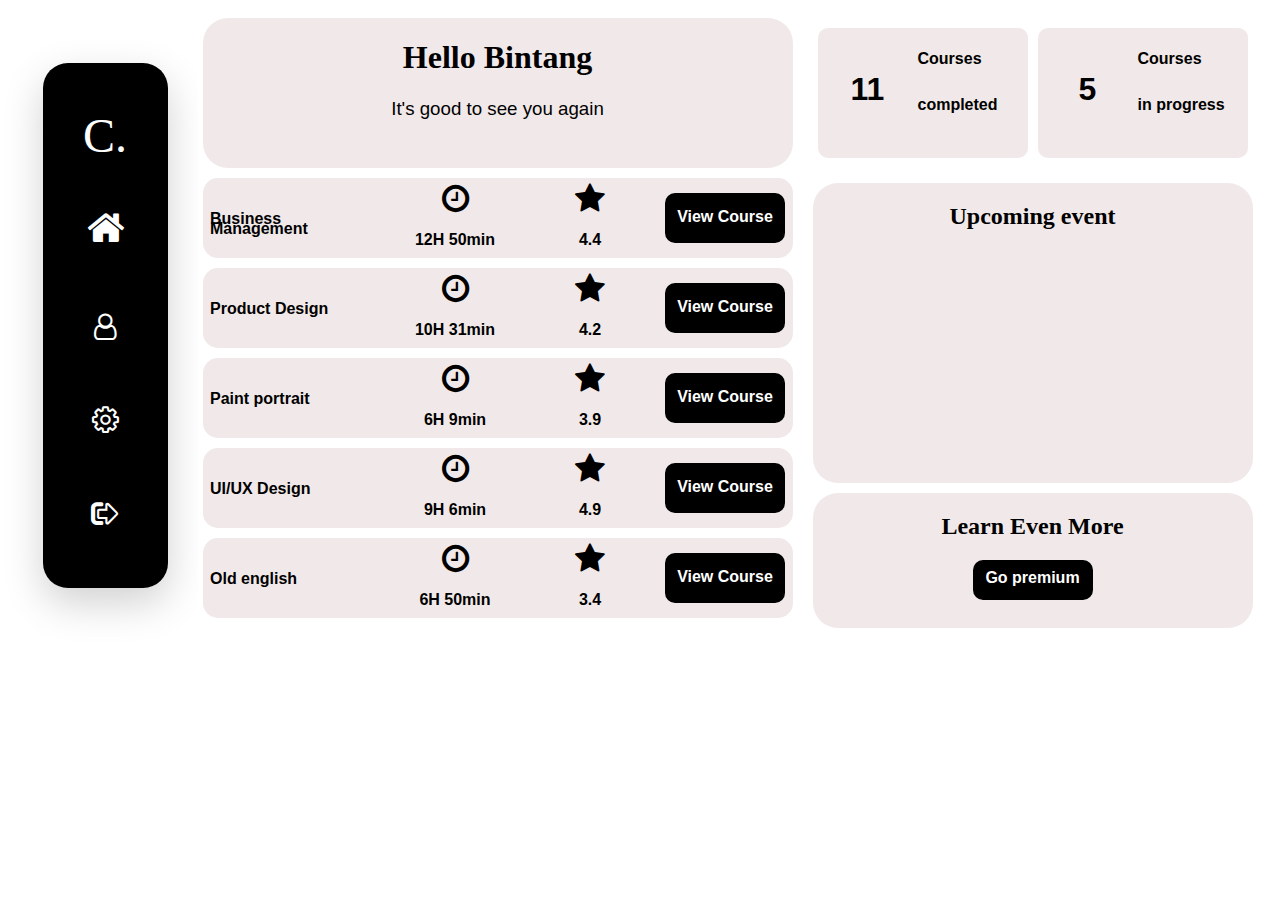
<file: dashboard.html>
<html lang="en">
<head>
    <meta charset="UTF-8">
    <meta name="viewport" content="width=device-width, initial-scale=1.0">
    <title>Document</title>
    <link rel="stylesheet" href="style_2.css">
    <link rel="stylesheet" href="https://cdnjs.cloudflare.com/ajax/libs/font-awesome/4.7.0/css/font-awesome.min.css">
</head>
<body> 
    <div class="container-dashboard">
        <div class="left-dashboard">
            <h2 class="dashboard-logo">C.</h2>
            <a href="dashboard.html"><i class="fa fa-home" aria-hidden="true"></i></a>
            <br><br>
            <a href="profile.html"><i class="fa fa-user" aria-hidden="true"></i></a>
            <br><br>
            <a href="setting.html"><i class="fa fa-cog" aria-hidden="true"></i></a>
            <br><br>
            <a href="index.html"><i class="fa fa-sign-out" aria-hidden="true"></i></a>
        </div>
        <div class="middle-dashboard">
            <div class="sub-dashboard-hi">
                <h1 class="hi">Hello Bintang</h1> <!--php here-->
                <h3 class="heho">It's good to see you again</h3>
            </div>
            <div class="sub-dasboard-course">
               <div class="taitle-course">
                    <p>Business Management</p>
               </div>
               <div class="time-courses">
                    <i class="fa fa-clock-o" aria-hidden="true"></i>
                    <br>
                    <p class="remaining">12H 50min</p>
               </div>
               <div class="rating-courses">
                    <i class="fa fa-star" aria-hidden="true"></i>
                    <br>
                    <p class="remaining">4.4</p>
               </div>
               <div class="button-view">
                    <p class="remaining1">View Course</p>
               </div>
            </div>
            <div class="sub-dasboard-course">
                <div class="taitle-course">
                     <p>Product Design</p>
                </div>
                <div class="time-courses">
                     <i class="fa fa-clock-o" aria-hidden="true"></i>
                     <br>
                     <p class="remaining">10H 31min</p>
                </div>
                <div class="rating-courses">
                     <i class="fa fa-star" aria-hidden="true"></i>
                     <br>
                     <p class="remaining">4.2</p>
                </div>
                <div class="button-view">
                     <p class="remaining1">View Course</p>
                </div>
             </div>
             <div class="sub-dasboard-course">
                <div class="taitle-course">
                     <p>Paint portrait</p>
                </div>
                <div class="time-courses">
                     <i class="fa fa-clock-o" aria-hidden="true"></i>
                     <br>
                     <p class="remaining">6H 9min</p>
                </div>
                <div class="rating-courses">
                     <i class="fa fa-star" aria-hidden="true"></i>
                     <br>
                     <p class="remaining">3.9</p>
                </div>
                <div class="button-view">
                     <p class="remaining1">View Course</p>
                </div>
             </div>
             <div class="sub-dasboard-course">
                <div class="taitle-course">
                     <p>UI/UX Design</p>
                </div>
                <div class="time-courses">
                     <i class="fa fa-clock-o" aria-hidden="true"></i>
                     <br>
                     <p class="remaining">9H 6min</p>
                </div>
                <div class="rating-courses">
                     <i class="fa fa-star" aria-hidden="true"></i>
                     <br>
                     <p class="remaining">4.9</p>
                </div>
                <div class="button-view">
                     <p class="remaining1">View Course</p>
                </div>
             </div>
             <div class="sub-dasboard-course">
                <div class="taitle-course">
                     <p>Old english</p>
                </div>
                <div class="time-courses">
                     <i class="fa fa-clock-o" aria-hidden="true"></i>
                     <br>
                     <p class="remaining">6H 50min</p>
                </div>
                <div class="rating-courses">
                     <i class="fa fa-star" aria-hidden="true"></i>
                     <br>
                     <p class="remaining">3.4</p>
                </div>
                <div class="button-view">
                     <p class="remaining1">View Course</p>
                </div>
             </div>
        </div>
        <div class="right-dashboard">
            <div class="class-total">
                <div class="part1">
                    <div class="part2">
                        <h1>11</h1>
                    </div>
                    <div class="part21">
                        <p>Courses</p>
                        <p>completed</p>
                    </div>
                </div>
                <div class="part1">
                    <div class="part2">
                        <h1>5</h1>
                    </div>
                    <div class="part21">
                        <p>Courses</p>
                        <p>in progress</p>
                    </div>
                </div>
            </div>
            <div class="upcoming">
                <h2>Upcoming event</h2>
            </div>
            <div class="premium">
                <h2>Learn Even More</h2>
                <div class="gofreemium">
                    <p>Go premium</p>
                </div>
            </div>
        </div>
    </div>
</body>
</html>
</file>
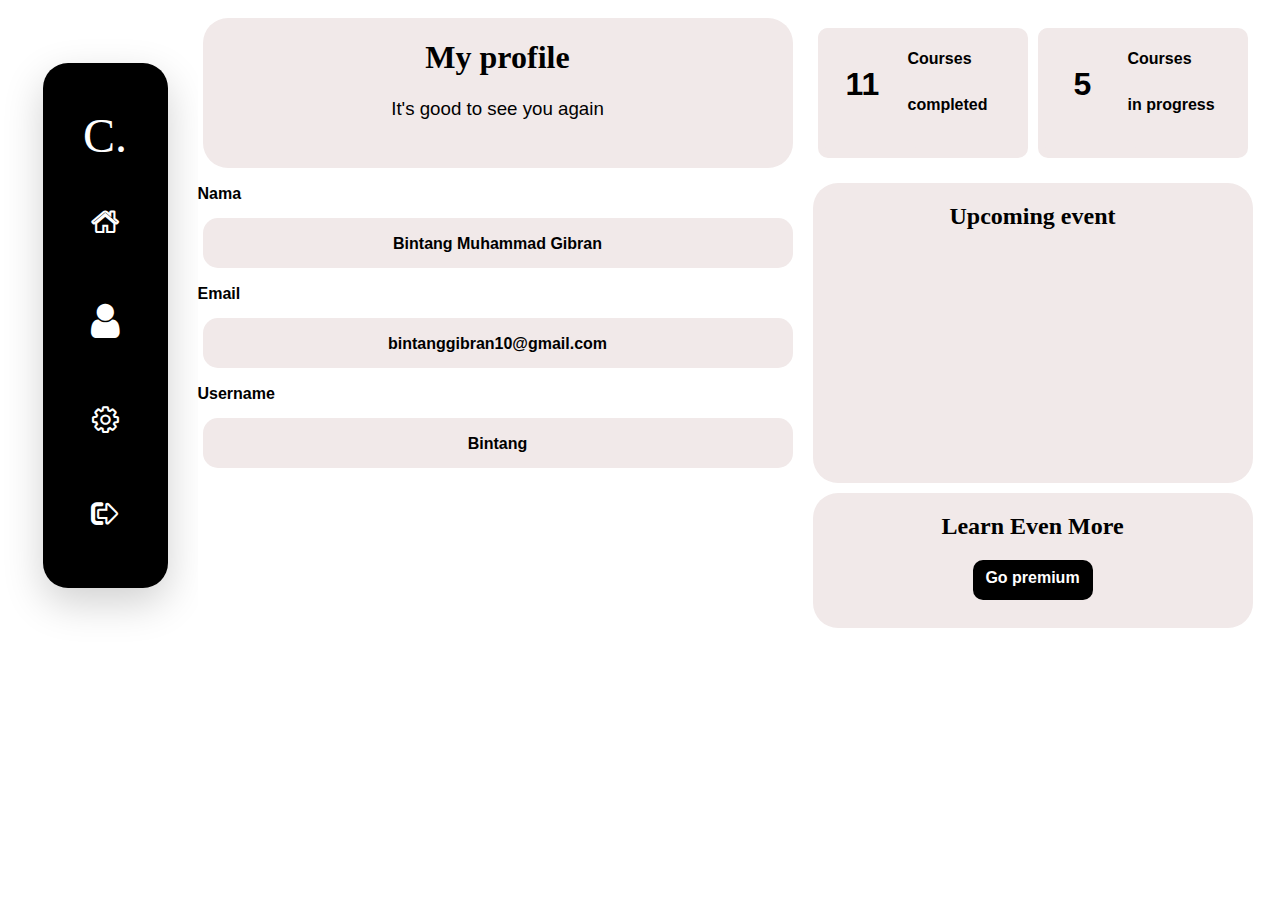
<file: profile.html>
<html lang="en">
<head>
    <meta charset="UTF-8">
    <meta name="viewport" content="width=device-width, initial-scale=1.0">
    <title>Document</title>
    <link rel="stylesheet" href="style_1.css">
    <link rel="stylesheet" href="https://cdnjs.cloudflare.com/ajax/libs/font-awesome/4.7.0/css/font-awesome.min.css">
</head>
<body>
    <div class="container-dashboard">
        <div class="left-dashboard">
            <h2 class="dashboard-logo">C.</h2>
            <a href="dashboard.html"><i class="fa fa-home" aria-hidden="true"></i></a>
            <br><br>
            <a href="profile.html"><i class="fa fa-user" aria-hidden="true"></i></a>
            <br><br>
            <a href="setting.html"><i class="fa fa-cog" aria-hidden="true"></i></a>
            <br><br>
            <a href="index.html"><i class="fa fa-sign-out" aria-hidden="true"></i></a>
        </div>
        <div class="middle-dashboard">
            <div class="sub-dashboard-hi">
                <h1 class="hi">My profile</h1> <!--php here-->
                <h3 class="heho">It's good to see you again</h3>
            </div>
            <div class="sub-dasboard-course1">
               <div class="taitle-course">
                    <p>Nama</p>
               </div>
            </div>
            <div class="sub-dasboard-course">
                <div class="taitle-course1">
                     <p>Bintang Muhammad Gibran</p>
                </div>
             </div>
             <div class="sub-dasboard-course1">
                <div class="taitle-course">
                     <p>Email</p>
                </div>
             </div>
             <div class="sub-dasboard-course">
                <div class="taitle-course1">
                     <p>bintanggibran10@gmail.com</p>
                </div>
             </div>
             <div class="sub-dasboard-course1">
                <div class="taitle-course">
                     <p>Username</p>
                </div>
             </div>
             <div class="sub-dasboard-course">
                <div class="taitle-course1">
                     <p>Bintang</p>
                </div>
             </div>
        </div>
        <div class="right-dashboard">
            <div class="class-total">
                <div class="part1">
                    <div class="part2">
                        <h1>11</h1>
                    </div>
                    <div class="part21">
                        <p>Courses</p>
                        <p>completed</p>
                    </div>
                </div>
                <div class="part1">
                    <div class="part2">
                        <h1>5</h1>
                    </div>
                    <div class="part21">
                        <p>Courses</p>
                        <p>in progress</p>
                    </div>
                </div>
            </div>
            <div class="upcoming">
                <h2>Upcoming event</h2>
            </div>
            <div class="premium">
                <h2>Learn Even More</h2>
                <div class="gofreemium">
                    <p>Go premium</p>
                </div>
            </div>
        </div>
    </div>
</body>
</html>
</file>
<file: style_2.css>
html{
    font-size: 1rem;
    overflow-y: hidden;
}
a{
    text-decoration: none;
    color: white;
}
.course{
    text-decoration: underline;
    color: black;
}
h2{
    font-family: Lobster;
    text-align: center;
}
.container{
    background-color:white;
    margin: 10px;
    display: flex;
    flex-direction: row;
    justify-content: center;
    align-items: center;
}
.Logo{
    background: white;
    color: black;
    width: 150px;
    text-align: left;
    line-height: 100px;
    margin: 10px;
    font-weight: 600;
    font-size: 2.5rem;
    font-family: Lobster;
}
.blank{
    background: white;
    color: black;
    width: 800px;
    text-align: center;
    line-height: 50px;
    margin: 5px;
    font-weight: 600;
    font-size: 1rem;
    font-family: DM Sans, -apple-system, BlinkMacSystemFont, "Segoe UI", Roboto, Oxygen-Sans, Ubuntu, Cantarell, "Helvetica Neue", sans-serif;
}
input[type="text"]{
    width: 100%;
    box-sizing: border-box;
    border: 2px solid black;
    border-radius: 50px;
    font-size: 16px;
    background-color: white;
    background-image: url('searchicon.png');
    background-position: 10px 10px; 
    background-repeat: no-repeat;
    padding: 12px 20px 12px 40px;
}
.Home{
    background: white;
    color: black;
    width: 100px;
    text-align: center;
    line-height: 50px;
    margin: 5px;
    font-weight: 600;
    font-size: 1rem;
    font-family: DM Sans, -apple-system, BlinkMacSystemFont, "Segoe UI", Roboto, Oxygen-Sans, Ubuntu, Cantarell, "Helvetica Neue", sans-serif;
}
.FAQ{
    background: white;
    color: black;
    width: 100px;
    text-align: center;
    line-height: 50px;
    margin: 5px;
    font-weight: 600;
    font-size: 1rem;
    font-family: DM Sans, -apple-system, BlinkMacSystemFont, "Segoe UI", Roboto, Oxygen-Sans, Ubuntu, Cantarell, "Helvetica Neue", sans-serif;
}
.Login{
    color:black;
    width: 100px;
    text-align: center;
    line-height: 50px;
    margin: 5px;
    font-weight: 600;
    font-size: 1rem;
    border: 2px solid black;
    background-color: white;
    border-radius: 5px;
    transition: 1s;
    font-family: DM Sans, -apple-system, BlinkMacSystemFont, "Segoe UI", Roboto, Oxygen-Sans, Ubuntu, Cantarell, "Helvetica Neue", sans-serif;
}
.Login:hover{
    margin: 5px;
    border: 2px solid black;
    border-radius: 5px;
    color:white;
    background-color:black;
    transition: 1s;
}
.container-content{
    display: flex;
    flex-direction: row;
    justify-content: center;
    align-items: flex-start;
}
.card{
    color:black;
    width: 350px;
    height: 394px;
    border-radius: 5px;
    text-align: center;
    border: 3px solid black;
    line-height: 100px;
    font-weight: 600;
    font-size: 1rem;
    background-color: white;
}
.title-content{
    margin: 30px;
    font-family: Lobster;
}
.para-content{
    line-height: 20px;
    text-align: center;
    margin: 0;
    font-family: DM Sans, -apple-system, BlinkMacSystemFont, "Segoe UI", Roboto, Oxygen-Sans, Ubuntu, Cantarell, "Helvetica Neue", sans-serif;
}
.sign{
    position: relative;
    left: 35%;
    color:black;
    width: 100px;
    text-align: center;
    line-height: 50px;
    margin: 5px;
    font-weight: 600;
    font-size: 1rem;
    border: 2px solid black;
    background-color:white;
    border-radius: 5px;
    transition: 1s;
    font-family: DM Sans, -apple-system, BlinkMacSystemFont, "Segoe UI", Roboto, Oxygen-Sans, Ubuntu, Cantarell, "Helvetica Neue", sans-serif;
}
.sign:hover{
    border-radius: 5px;
    border: 2px solid black;
    color:white;
    background-color: black;
    transition: 1s;
}
.container-img{
    border-radius: 5px;
    width: 925px;
    height: 400px;
}
.part1{
    color:black;
    width: 150px;
    height: 75px;
    text-align: center;
    line-height: 100px;
    font-weight: 600;
    font-size: 1rem;
    margin: 5px;
    background-color: white;
}
.part2{
    color:black;
    width: 180px;
    height: 90px;
    text-align: center;
    line-height: 100px;
    font-weight: 600;
    margin: 5px;
    font-size: 1rem;
    background-color: white;
}
.part3{
    color:black;
    width: 200px;
    height: 80px;
    text-align: center;
    line-height: 100px;
    font-weight: 600;
    margin: 5px;
    font-size: 1rem;
    background-color: white;
}
.apple{
    width: 50%;
    height: 100%;
}
.boston{
    width: 100%;
    height: 100%;
}
.MIT{
    width: 110%;
    height: 120%;
}
.music{
    width: 100%;
    height: 180%;
}
.facebook{
    width: 100%;
    height: 80%;
}
.oxford{
    width: 100%;
    height: 80%;
}
.art{
    width: 100%;
    height: 100%;
}
.container-content1{
    display: flex;
    flex-direction: row;
    justify-content: space-around;
    align-items: flex-start;
}
.review{
    height: 150px;
    width: 350px;
    background-color: white;
    text-align: center;
    padding: 35px;
    font-family: DM Sans, -apple-system, BlinkMacSystemFont, "Segoe UI", Roboto, Oxygen-Sans, Ubuntu, Cantarell, "Helvetica Neue", sans-serif;
    font-weight: 600;
}
.fa{
    font-size: 250% !important; 
}
.title-review{
    font-family: DM Sans, -apple-system, BlinkMacSystemFont, "Segoe UI", Roboto, Oxygen-Sans, Ubuntu, Cantarell, "Helvetica Neue", sans-serif;
    font-weight: 600;
}
.container-content2{
    display: flex;
    flex-direction: row;
    justify-content: center;
    align-items: flex-start;
}
.container-img2{
    border-radius: 5px;
    width: 600px;
    height: 400px;
    margin: 10px;
}
.content-card{
    width: 600px;
    height: 400px;
    margin:10px;
    text-align: center;
    font-family: DM Sans, -apple-system, BlinkMacSystemFont, "Segoe UI", Roboto, Oxygen-Sans, Ubuntu, Cantarell, "Helvetica Neue", sans-serif;
    font-weight: 600;
}
.content-para{
    font-size: 1.7rem;
    font-family: DM Sans, -apple-system, BlinkMacSystemFont, "Segoe UI", Roboto, Oxygen-Sans, Ubuntu, Cantarell, "Helvetica Neue", sans-serif;
    font-weight: 600;
}
.container-content3{
    display: flex;
    flex-direction: row-reverse;
    justify-content: center;
    align-items: flex-start;
}
.container-img3{
    border-radius: 5px;
    width: 500px;
    height: 400px;
    margin: 10px;
}
.container-course-title{
    display: flex;
    flex-direction: row;
    justify-content: center;
    align-items: flex-start;
}
.content-card-title{
    width: 700px;
    height: 150px;
    text-align: center;
    font-family: DM Sans, -apple-system, BlinkMacSystemFont, "Segoe UI", Roboto, Oxygen-Sans, Ubuntu, Cantarell, "Helvetica Neue", sans-serif;
    font-weight: 600;
}
.container-course{
    display: flex;
    flex-direction: row;
    justify-content: center;
    align-items: flex-start;
}
.content-course-card{
    background-color: gray;
    width: 250px;
    height: 400px;
    margin:10px;
    text-align: center;
    border-radius: 10px;
    box-shadow: 0 15px 40px rgba(0, 0, 0, 0.185);
    font-family: DM Sans, -apple-system, BlinkMacSystemFont, "Segoe UI", Roboto, Oxygen-Sans, Ubuntu, Cantarell, "Helvetica Neue", sans-serif;
    font-weight: 600;
}
.before-footer{
    width: 100%;
    height: 200px;
    text-align: center;
    font-family: DM Sans, -apple-system, BlinkMacSystemFont, "Segoe UI", Roboto, Oxygen-Sans, Ubuntu, Cantarell, "Helvetica Neue", sans-serif;
    font-weight: 600;
}
.button-before{
    color: black;
    width: 150px;
    height: 50px;
    text-align: center;
    border: 2px solid black;
    font-family: DM Sans, -apple-system, BlinkMacSystemFont, "Segoe UI", Roboto, Oxygen-Sans, Ubuntu, Cantarell, "Helvetica Neue", sans-serif;
    font-weight: 600;
    border-radius: 5px;
    transition: 1s;
}
.button-before:hover{
    border-radius: 5px;
    color: white;
    border: 2px solid black;
    background-color: black;
    transition: 1s;
}
.footer{
    width: 50%;
    height: 100px;
    text-align: center;
    font-family: DM Sans, -apple-system, BlinkMacSystemFont, "Segoe UI", Roboto, Oxygen-Sans, Ubuntu, Cantarell, "Helvetica Neue", sans-serif;
    font-weight: 600;
}
.container-course-title1{
    display: flex;
    flex-direction: row;
    justify-content: center;
    align-items: flex-start;
}
.fa-twitter{
    font-size: 25px !important;
}
.fa-facebook{
    font-size: 25px !important;
}
.fa-instagram{
    font-size: 25px !important;
}
.fa-youtube-play{
    font-size: 25px !important;
}
.container-collapsible{
    display: flex;
    flex-direction: row;
    justify-content: center;
    align-items: flex-start;
}
.title-collapsible{
    width: 300px;
    height: 100px;
    text-align: center;
    font-family: DM Sans, -apple-system, BlinkMacSystemFont, "Segoe UI", Roboto, Oxygen-Sans, Ubuntu, Cantarell, "Helvetica Neue", sans-serif;
    font-weight: 600;
    margin: 5px;
}
.center-content{
    margin: 5px;
    width: 900;
    height: 500px;
    text-align: center;
    font-family: DM Sans, -apple-system, BlinkMacSystemFont, "Segoe UI", Roboto, Oxygen-Sans, Ubuntu, Cantarell, "Helvetica Neue", sans-serif;
    font-weight: 600;
}
.container-dashboard{
    background-color:white;
    display: flex;
    flex-direction: row;
    justify-content: center;
    align-items: center;
}
.left-dashboard{
    background-color: black;
    border-radius: 25px;
    width: 125px;
    height: 525px;
    margin: 25px;
    box-shadow: 0 15px 40px rgba(0, 0, 0, 0.185);
    text-align: center !important;
    font-weight: 500;
    line-height: 65px;
}
.dashboard-logo{
    font-family: Lobster;
    font-weight: 500;
    color: white !important;
    font-size: 3rem !important;
}
.fa-home{
    font-size: 2.5rem !important;
    color: white;
    font-weight: 500;
}
.fa-user{
    -webkit-text-stroke: 2px white;
    font-size: 1.8rem !important;
    color: black;
    font-weight: 500;
    transition: 1s;
}
.fa-user:hover{
    color: white;
    transition: 1s;
}
.fa-cog{
    -webkit-text-stroke: 2px white;
    font-size: 1.8rem !important;
    color: black;
    font-weight: 500;
    transition: 1s;
}
.fa-cog:hover{
    transition: 1s;
    color: white;
}
.fa-sign-out{
    -webkit-text-stroke: 2px white;
    font-size: 1.8rem !important;
    color:black;
    font-weight: 500;
    transition: 1s;
}
.fa-sign-out:hover{
    transition: 1s;
    color: white;
}
.middle-dashboard{
    display: flex;
    flex-direction: column;
    background-color: white;
    width: 600px;
    height: 625px;
    margin: 5px;
}
.sub-dashboard-hi{
    text-align: center;
    background-color: rgb(241, 233, 233);
    height: 150px;
    width: 590px;
    border-radius: 25px;
    margin: 5px;
}
.hi{
    font-family: Lobster;
    font-weight: 700;
}
.heho{
    font-family: DM Sans, -apple-system, BlinkMacSystemFont, "Segoe UI", Roboto, Oxygen-Sans, Ubuntu, Cantarell, "Helvetica Neue", sans-serif;
    font-weight: 500;
}
.sub-dasboard-course{
    display: flex;
    flex-direction: row;
    justify-content: space-around;
    background-color: rgb(241, 233, 233);
    height: 80px;
    width: 590px;
    text-align: left;
    border-radius: 15px;
    margin: 5px;
}
.taitle-course{
    line-height: 10px;
    align-self: center;
    height: 40px;
    width: 170px;
    font-size: 1rem;
    font-family: DM Sans, -apple-system, BlinkMacSystemFont, "Segoe UI", Roboto, Oxygen-Sans, Ubuntu, Cantarell, "Helvetica Neue", sans-serif;
    font-weight: 700;
}
.time-courses{
    text-align: center;
    align-self: center;
    height: 70px;
    width: 120px;
}
.fa-clock-o{
    font-size: 2rem !important;
}
.fa-star{
    font-size: 2rem !important;
}
.remaining{
    font-family: DM Sans, -apple-system, BlinkMacSystemFont, "Segoe UI", Roboto, Oxygen-Sans, Ubuntu, Cantarell, "Helvetica Neue", sans-serif;
    font-weight: 700;
}
.remaining1{
    font-family: DM Sans, -apple-system, BlinkMacSystemFont, "Segoe UI", Roboto, Oxygen-Sans, Ubuntu, Cantarell, "Helvetica Neue", sans-serif;
    font-weight: 650;
    color: white;
}
.rating-courses{
    text-align: center;
    align-self: center;
    height: 70px;
    width: 120px;
}
.button-view{
    text-align: center;
    align-self: center;
    line-height: 15px;
    background-color: black;
    height: 50px;
    border-radius: 10px;
    width: 120px;
}
.right-dashboard{
    display: flex;
    flex-direction: column;
    justify-content: center;
    background-color: white;
    width: 450px;
    height: 625px;
    margin: 5px;
}
.class-total{
    display: flex;
    flex-direction: row;
    background-color: white;
    height: 150px;
    width: 440px;
    border-radius: 25px;
    margin: 5px;
}
.part1{
    display: flex;
    flex-direction: row;
    height: 130px;
    width: 230px;
    background-color: rgb(241, 233, 233);
    border-radius: 10px;
    font-family: DM Sans, -apple-system, BlinkMacSystemFont, "Segoe UI", Roboto, Oxygen-Sans, Ubuntu, Cantarell, "Helvetica Neue", sans-serif;
    font-weight: 700;
}
.part2{
    line-height: 70px;
    height: 120px;
    width: 90px;
    background-color: rgb(241, 233, 233);
    border-radius: 10px;
    font-family: DM Sans, -apple-system, BlinkMacSystemFont, "Segoe UI", Roboto, Oxygen-Sans, Ubuntu, Cantarell, "Helvetica Neue", sans-serif;
    font-weight: 700;
}
.part21{
    text-align: left;
    line-height: 30px;
    height: 120px;
    width: 110px;
    background-color: rgb(241, 233, 233);
    border-radius: 10px;
}
.part3{
    height: 120px;
    width: 100px;
    background-color: white;
    border-radius: 10px;
}
.upcoming{
    text-align: center;
    background-color: rgb(241, 233, 233);
    height: 300px;
    width: 440px;
    border-radius: 25px;
    margin: 5px;
}
.premium{
    text-align: center;
    background-color: rgb(241, 233, 233);
    height: 135px;
    width: 440px;
    border-radius: 25px;
    margin: 5px;
}
.gofreemium{
    margin: 0 auto;
    line-height: 35px;
    width: 120px;
    border-radius: 10px;
    height: 40px;
    background-color: black;
    color: white;
    text-align: center;
    font-family: DM Sans, -apple-system, BlinkMacSystemFont, "Segoe UI", Roboto, Oxygen-Sans, Ubuntu, Cantarell, "Helvetica Neue", sans-serif;
    font-weight: 700;
}
</file>
<file: style_1.css>
html{
    font-size: 1rem;
    overflow-y: hidden;
}
a{
    text-decoration: none;
    color: white;
}
.course{
    text-decoration: underline;
    color: black;
}
h2{
    font-family: Lobster;
    text-align: center;
}
.container{
    background-color:white;
    margin: 10px;
    display: flex;
    flex-direction: row;
    justify-content: center;
    align-items: center;
}
.Logo{
    background: white;
    color: black;
    width: 150px;
    text-align: left;
    line-height: 100px;
    margin: 10px;
    font-weight: 600;
    font-size: 2.5rem;
    font-family: Lobster;
}
.blank{
    background: white;
    color: black;
    width: 800px;
    text-align: center;
    line-height: 50px;
    margin: 5px;
    font-weight: 600;
    font-size: 1rem;
    font-family: DM Sans, -apple-system, BlinkMacSystemFont, "Segoe UI", Roboto, Oxygen-Sans, Ubuntu, Cantarell, "Helvetica Neue", sans-serif;
}
input[type="text"]{
    width: 100%;
    box-sizing: border-box;
    border: 2px solid black;
    border-radius: 50px;
    font-size: 16px;
    background-color: white;
    background-image: url('searchicon.png');
    background-position: 10px 10px; 
    background-repeat: no-repeat;
    padding: 12px 20px 12px 40px;
}
.Home{
    background: white;
    color: black;
    width: 100px;
    text-align: center;
    line-height: 50px;
    margin: 5px;
    font-weight: 600;
    font-size: 1rem;
    font-family: DM Sans, -apple-system, BlinkMacSystemFont, "Segoe UI", Roboto, Oxygen-Sans, Ubuntu, Cantarell, "Helvetica Neue", sans-serif;
}
.FAQ{
    background: white;
    color: black;
    width: 100px;
    text-align: center;
    line-height: 50px;
    margin: 5px;
    font-weight: 600;
    font-size: 1rem;
    font-family: DM Sans, -apple-system, BlinkMacSystemFont, "Segoe UI", Roboto, Oxygen-Sans, Ubuntu, Cantarell, "Helvetica Neue", sans-serif;
}
.Login{
    color:black;
    width: 100px;
    text-align: center;
    line-height: 50px;
    margin: 5px;
    font-weight: 600;
    font-size: 1rem;
    border: 2px solid black;
    background-color: white;
    border-radius: 5px;
    transition: 1s;
    font-family: DM Sans, -apple-system, BlinkMacSystemFont, "Segoe UI", Roboto, Oxygen-Sans, Ubuntu, Cantarell, "Helvetica Neue", sans-serif;
}
.Login:hover{
    margin: 5px;
    border: 2px solid black;
    border-radius: 5px;
    color:white;
    background-color:black;
    transition: 1s;
}
.container-content{
    display: flex;
    flex-direction: row;
    justify-content: center;
    align-items: flex-start;
}
.card{
    color:black;
    width: 350px;
    height: 394px;
    border-radius: 5px;
    text-align: center;
    border: 3px solid black;
    line-height: 100px;
    font-weight: 600;
    font-size: 1rem;
    background-color: white;
}
.title-content{
    margin: 30px;
    font-family: Lobster;
}
.para-content{
    line-height: 20px;
    text-align: center;
    margin: 0;
    font-family: DM Sans, -apple-system, BlinkMacSystemFont, "Segoe UI", Roboto, Oxygen-Sans, Ubuntu, Cantarell, "Helvetica Neue", sans-serif;
}
.sign{
    position: relative;
    left: 35%;
    color:black;
    width: 100px;
    text-align: center;
    line-height: 50px;
    margin: 5px;
    font-weight: 600;
    font-size: 1rem;
    border: 2px solid black;
    background-color:white;
    border-radius: 5px;
    transition: 1s;
    font-family: DM Sans, -apple-system, BlinkMacSystemFont, "Segoe UI", Roboto, Oxygen-Sans, Ubuntu, Cantarell, "Helvetica Neue", sans-serif;
}
.sign:hover{
    border-radius: 5px;
    border: 2px solid black;
    color:white;
    background-color: black;
    transition: 1s;
}
.container-img{
    border-radius: 5px;
    width: 925px;
    height: 400px;
}
.part10{
    color:black;
    width: 150px;
    height: 75px;
    text-align: center;
    line-height: 100px;
    font-weight: 600;
    font-size: 1rem;
    margin: 5px;
    background-color: white;
}
.part20{
    color:black;
    width: 180px;
    height: 90px;
    text-align: center;
    line-height: 100px;
    font-weight: 600;
    margin: 5px;
    font-size: 1rem;
    background-color: white;
}
.part30{
    color:black;
    width: 200px;
    height: 80px;
    text-align: center;
    line-height: 100px;
    font-weight: 600;
    margin: 5px;
    font-size: 1rem;
    background-color: white;
}
.apple{
    width: 50%;
    height: 100%;
}
.boston{
    width: 100%;
    height: 100%;
}
.MIT{
    width: 110%;
    height: 120%;
}
.music{
    width: 100%;
    height: 180%;
}
.facebook{
    width: 100%;
    height: 80%;
}
.oxford{
    width: 100%;
    height: 80%;
}
.art{
    width: 100%;
    height: 100%;
}
.container-content1{
    display: flex;
    flex-direction: row;
    justify-content: space-around;
    align-items: flex-start;
}
.review{
    height: 150px;
    width: 350px;
    background-color: white;
    text-align: center;
    padding: 35px;
    font-family: DM Sans, -apple-system, BlinkMacSystemFont, "Segoe UI", Roboto, Oxygen-Sans, Ubuntu, Cantarell, "Helvetica Neue", sans-serif;
    font-weight: 600;
}
.fa{
    font-size: 250% !important; 
}
.title-review{
    font-family: DM Sans, -apple-system, BlinkMacSystemFont, "Segoe UI", Roboto, Oxygen-Sans, Ubuntu, Cantarell, "Helvetica Neue", sans-serif;
    font-weight: 600;
}
.container-content2{
    display: flex;
    flex-direction: row;
    justify-content: center;
    align-items: flex-start;
}
.container-img2{
    border-radius: 5px;
    width: 600px;
    height: 400px;
    margin: 10px;
}
.content-card{
    width: 600px;
    height: 400px;
    margin:10px;
    text-align: center;
    font-family: DM Sans, -apple-system, BlinkMacSystemFont, "Segoe UI", Roboto, Oxygen-Sans, Ubuntu, Cantarell, "Helvetica Neue", sans-serif;
    font-weight: 600;
}
.content-para{
    font-size: 1.7rem;
    font-family: DM Sans, -apple-system, BlinkMacSystemFont, "Segoe UI", Roboto, Oxygen-Sans, Ubuntu, Cantarell, "Helvetica Neue", sans-serif;
    font-weight: 600;
}
.container-content3{
    display: flex;
    flex-direction: row-reverse;
    justify-content: center;
    align-items: flex-start;
}
.container-img3{
    border-radius: 5px;
    width: 500px;
    height: 400px;
    margin: 10px;
}
.container-course-title{
    display: flex;
    flex-direction: row;
    justify-content: center;
    align-items: flex-start;
}
.content-card-title{
    width: 700px;
    height: 150px;
    text-align: center;
    font-family: DM Sans, -apple-system, BlinkMacSystemFont, "Segoe UI", Roboto, Oxygen-Sans, Ubuntu, Cantarell, "Helvetica Neue", sans-serif;
    font-weight: 600;
}
.container-course{
    display: flex;
    flex-direction: row;
    justify-content: center;
    align-items: flex-start;
}
.content-course-card{
    background-color: gray;
    width: 250px;
    height: 400px;
    margin:10px;
    text-align: center;
    border-radius: 10px;
    box-shadow: 0 15px 40px rgba(0, 0, 0, 0.185);
    font-family: DM Sans, -apple-system, BlinkMacSystemFont, "Segoe UI", Roboto, Oxygen-Sans, Ubuntu, Cantarell, "Helvetica Neue", sans-serif;
    font-weight: 600;
}
.before-footer{
    width: 100%;
    height: 200px;
    text-align: center;
    font-family: DM Sans, -apple-system, BlinkMacSystemFont, "Segoe UI", Roboto, Oxygen-Sans, Ubuntu, Cantarell, "Helvetica Neue", sans-serif;
    font-weight: 600;
}
.button-before{
    color: black;
    width: 150px;
    height: 50px;
    text-align: center;
    border: 2px solid black;
    font-family: DM Sans, -apple-system, BlinkMacSystemFont, "Segoe UI", Roboto, Oxygen-Sans, Ubuntu, Cantarell, "Helvetica Neue", sans-serif;
    font-weight: 600;
    border-radius: 5px;
    transition: 1s;
}
.button-before:hover{
    border-radius: 5px;
    color: white;
    border: 2px solid black;
    background-color: black;
    transition: 1s;
}
.footer{
    width: 50%;
    height: 100px;
    text-align: center;
    font-family: DM Sans, -apple-system, BlinkMacSystemFont, "Segoe UI", Roboto, Oxygen-Sans, Ubuntu, Cantarell, "Helvetica Neue", sans-serif;
    font-weight: 600;
}
.container-course-title1{
    display: flex;
    flex-direction: row;
    justify-content: center;
    align-items: flex-start;
}
.fa-twitter{
    font-size: 25px !important;
}
.fa-facebook{
    font-size: 25px !important;
}
.fa-instagram{
    font-size: 25px !important;
}
.fa-youtube-play{
    font-size: 25px !important;
}
.container-collapsible{
    display: flex;
    flex-direction: row;
    justify-content: center;
    align-items: flex-start;
}
.title-collapsible{
    width: 300px;
    height: 100px;
    text-align: center;
    font-family: DM Sans, -apple-system, BlinkMacSystemFont, "Segoe UI", Roboto, Oxygen-Sans, Ubuntu, Cantarell, "Helvetica Neue", sans-serif;
    font-weight: 600;
    margin: 5px;
}
.center-content{
    margin: 5px;
    width: 900;
    height: 500px;
    text-align: center;
    font-family: DM Sans, -apple-system, BlinkMacSystemFont, "Segoe UI", Roboto, Oxygen-Sans, Ubuntu, Cantarell, "Helvetica Neue", sans-serif;
    font-weight: 600;
}
.container-dashboard{
    background-color:white;
    display: flex;
    flex-direction: row;
    justify-content: center;
    align-items: center;
}
.left-dashboard{
    background-color: black;
    border-radius: 25px;
    width: 125px;
    height: 525px;
    margin: 25px;
    box-shadow: 0 15px 40px rgba(0, 0, 0, 0.185);
    text-align: center !important;
    font-weight: 500;
    line-height: 65px;
}
.dashboard-logo{
    font-family: Lobster;
    font-weight: 500;
    color: white !important;
    font-size: 3rem !important;
}
.fa-home{
    -webkit-text-stroke: 2px white;
    font-size: 1.8rem !important;
    color:black;
    font-weight: 500;
}
.fa-home:hover{
    color: white;
    transition: 1s;
}
.fa-user{
    font-size: 2.5rem !important;
    color:white;
    font-weight: 500;
    transition: 1s;
}
.fa-cog{
    -webkit-text-stroke: 2px white;
    font-size: 1.8rem !important;
    color: black;
    font-weight: 500;
    transition: 1s;
}
.fa-cog:hover{
    transition: 1s;
    color: white;
}
.fa-sign-out{
    -webkit-text-stroke: 2px white;
    font-size: 1.8rem !important;
    color:black;
    font-weight: 500;
    transition: 1s;
}
.fa-sign-out:hover{
    transition: 1s;
    color: white;
}
.middle-dashboard{
    display: flex;
    flex-direction: column;
    background-color: white;
    width: 600px;
    height: 625px;
    margin: 5px;
}
.sub-dashboard-hi{
    text-align: center;
    background-color: rgb(241, 233, 233);
    height: 150px;
    width: 590px;
    border-radius: 25px;
    margin: 5px;
}
.hi{
    font-family: Lobster;
    font-weight: 700;
}
.heho{
    font-family: DM Sans, -apple-system, BlinkMacSystemFont, "Segoe UI", Roboto, Oxygen-Sans, Ubuntu, Cantarell, "Helvetica Neue", sans-serif;
    font-weight: 500;
}
.sub-dasboard-course{
    display: flex;
    flex-direction: row;
    justify-content: center;
    background-color: rgb(241, 233, 233);
    height: 50px;
    width: 590px;
    text-align: left;
    border-radius: 15px;
    margin: 5px;
}
.sub-dasboard-course1{
    display: flex;
    flex-direction: row;
    justify-content: flex-start;
    background-color: white;
    height: 40px;
    width: 590px;
    text-align: left;
    border-radius: 15px;
}
.taitle-course{
    line-height: 10px;
    align-self: center;
    height: 40px;
    width: 200px;
    font-size: 1rem;
    font-family: DM Sans, -apple-system, BlinkMacSystemFont, "Segoe UI", Roboto, Oxygen-Sans, Ubuntu, Cantarell, "Helvetica Neue", sans-serif;
    font-weight: 700;
}
.taitle-course1{
    line-height: 10px;
    align-self: center;
    height: 40px;
    text-align: center;
    width: 300px;
    font-size: 1rem;
    font-family: DM Sans, -apple-system, BlinkMacSystemFont, "Segoe UI", Roboto, Oxygen-Sans, Ubuntu, Cantarell, "Helvetica Neue", sans-serif;
    font-weight: 700;
}
.time-courses{
    text-align: center;
    align-self: center;
    height: 70px;
    width: 120px;
}
.fa-clock-o{
    font-size: 2rem !important;
}
.fa-star{
    font-size: 2rem !important;
}
.remaining{
    font-family: DM Sans, -apple-system, BlinkMacSystemFont, "Segoe UI", Roboto, Oxygen-Sans, Ubuntu, Cantarell, "Helvetica Neue", sans-serif;
    font-weight: 700;
}
.remaining1{
    font-family: DM Sans, -apple-system, BlinkMacSystemFont, "Segoe UI", Roboto, Oxygen-Sans, Ubuntu, Cantarell, "Helvetica Neue", sans-serif;
    font-weight: 650;
    color: white;
}
.rating-courses{
    text-align: center;
    align-self: center;
    height: 70px;
    width: 120px;
}
.button-view{
    text-align: center;
    align-self: center;
    line-height: 15px;
    background-color: black;
    height: 50px;
    border-radius: 10px;
    width: 120px;
}
.right-dashboard{
    display: flex;
    flex-direction: column;
    justify-content: center;
    background-color: white;
    width: 450px;
    height: 625px;
    margin: 5px;
}
.class-total{
    display: flex;
    flex-direction: row;
    background-color: white;
    height: 150px;
    width: 440px;
    border-radius: 25px;
    margin: 5px;
}
.part1{
    display: flex;
    flex-direction: row;
    height: 130px;
    width: 230px;
    margin: 5px;
    background-color: rgb(241, 233, 233);
    border-radius: 10px;
    font-family: DM Sans, -apple-system, BlinkMacSystemFont, "Segoe UI", Roboto, Oxygen-Sans, Ubuntu, Cantarell, "Helvetica Neue", sans-serif;
    font-weight: 700;
}
.part2{
    text-align: center;
    line-height: 70px;
    height: 120px;
    width: 90px;
    background-color: rgb(241, 233, 233);
    border-radius: 10px;
    font-family: DM Sans, -apple-system, BlinkMacSystemFont, "Segoe UI", Roboto, Oxygen-Sans, Ubuntu, Cantarell, "Helvetica Neue", sans-serif;
    font-weight: 700;
}
.part21{
    text-align: left;
    line-height: 30px;
    height: 120px;
    width: 110px;
    background-color: rgb(241, 233, 233);
    border-radius: 10px;
}
.part3{
    height: 120px;
    width: 100px;
    background-color: white;
    border-radius: 10px;
}
.upcoming{
    text-align: center;
    background-color: rgb(241, 233, 233);
    height: 300px;
    width: 440px;
    border-radius: 25px;
    margin: 5px;
}
.premium{
    text-align: center;
    background-color: rgb(241, 233, 233);
    height: 135px;
    width: 440px;
    border-radius: 25px;
    margin: 5px;
}
.gofreemium{
    margin: 0 auto;
    line-height: 35px;
    width: 120px;
    border-radius: 10px;
    height: 40px;
    background-color: black;
    color: white;
    text-align: center;
    font-family: DM Sans, -apple-system, BlinkMacSystemFont, "Segoe UI", Roboto, Oxygen-Sans, Ubuntu, Cantarell, "Helvetica Neue", sans-serif;
    font-weight: 700;
}
</file>
